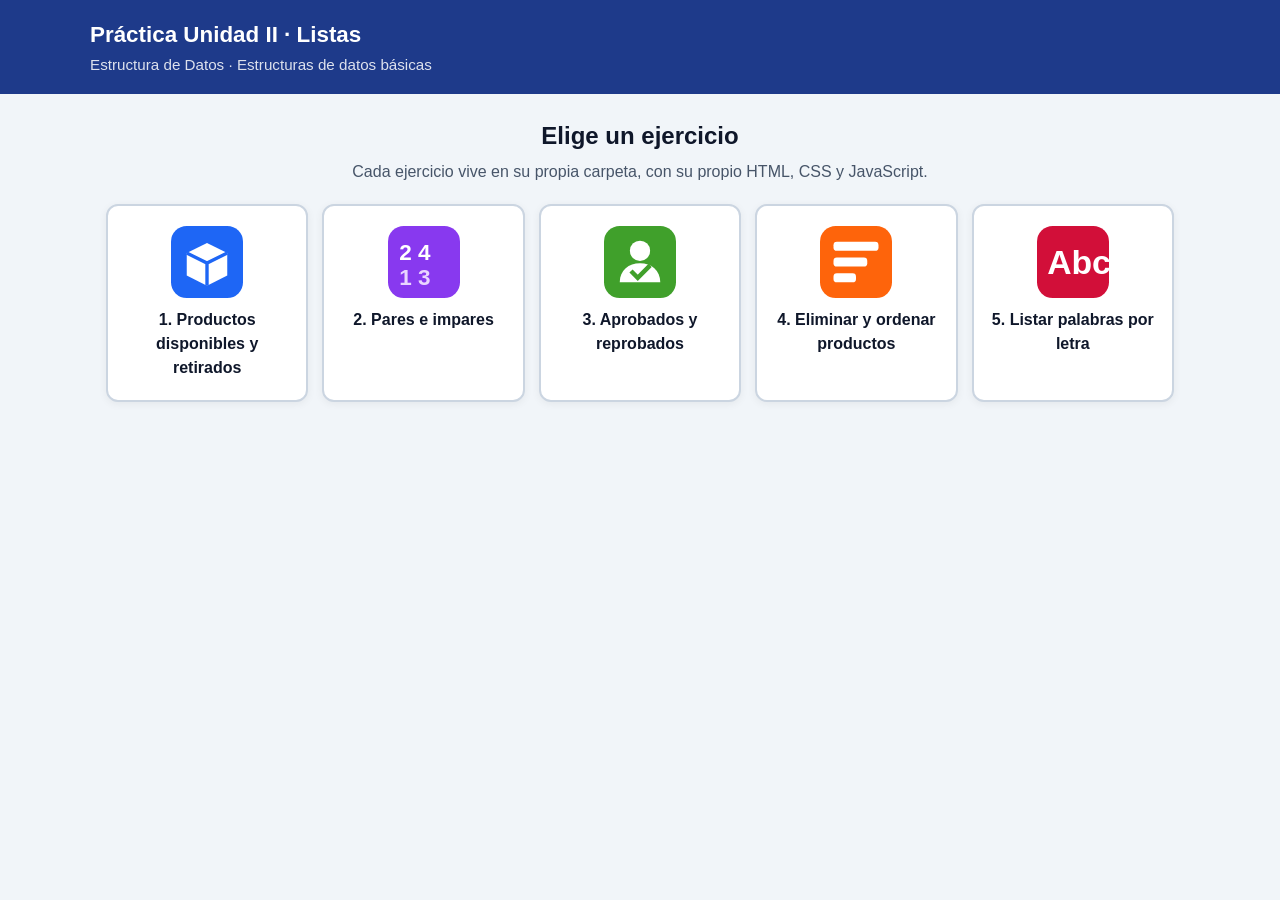
<file: index.html>
<!DOCTYPE html>
<html lang="es">
<head>
  <meta charset="UTF-8">
  <meta name="viewport" content="width=device-width, initial-scale=1">
  <title>Práctica Unidad II - Listas</title>
  <link rel="stylesheet" href="css/estilos.css">
</head>
<body>
  <header>
    <div class="barra">
      <div>
        <h1>Práctica Unidad II · Listas</h1>
        <p>Estructura de Datos · Estructuras de datos básicas</p>
      </div>
    </div>
  </header>

  <main class="portada">
    <h2>Elige un ejercicio</h2>
    <p>Cada ejercicio vive en su propia carpeta, con su propio HTML, CSS y JavaScript.</p>

    <div class="tarjetas">
      <a class="tarjeta" href="ejercicio1/index.html">
        <img src="img/productos.svg" alt="">
        <span>1. Productos disponibles y retirados</span>
      </a>
      <a class="tarjeta" href="ejercicio2/index.html">
        <img src="img/numeros.svg" alt="">
        <span>2. Pares e impares</span>
      </a>
      <a class="tarjeta" href="ejercicio3/index.html">
        <img src="img/alumnos.svg" alt="">
        <span>3. Aprobados y reprobados</span>
      </a>
      <a class="tarjeta" href="ejercicio4/index.html">
        <img src="img/ordenar.svg" alt="">
        <span>4. Eliminar y ordenar productos</span>
      </a>
      <a class="tarjeta" href="ejercicio5/index.html">
        <img src="img/palabras.svg" alt="">
        <span>5. Listar palabras por letra</span>
      </a>
    </div>
  </main>
</body>
</html>
</file>
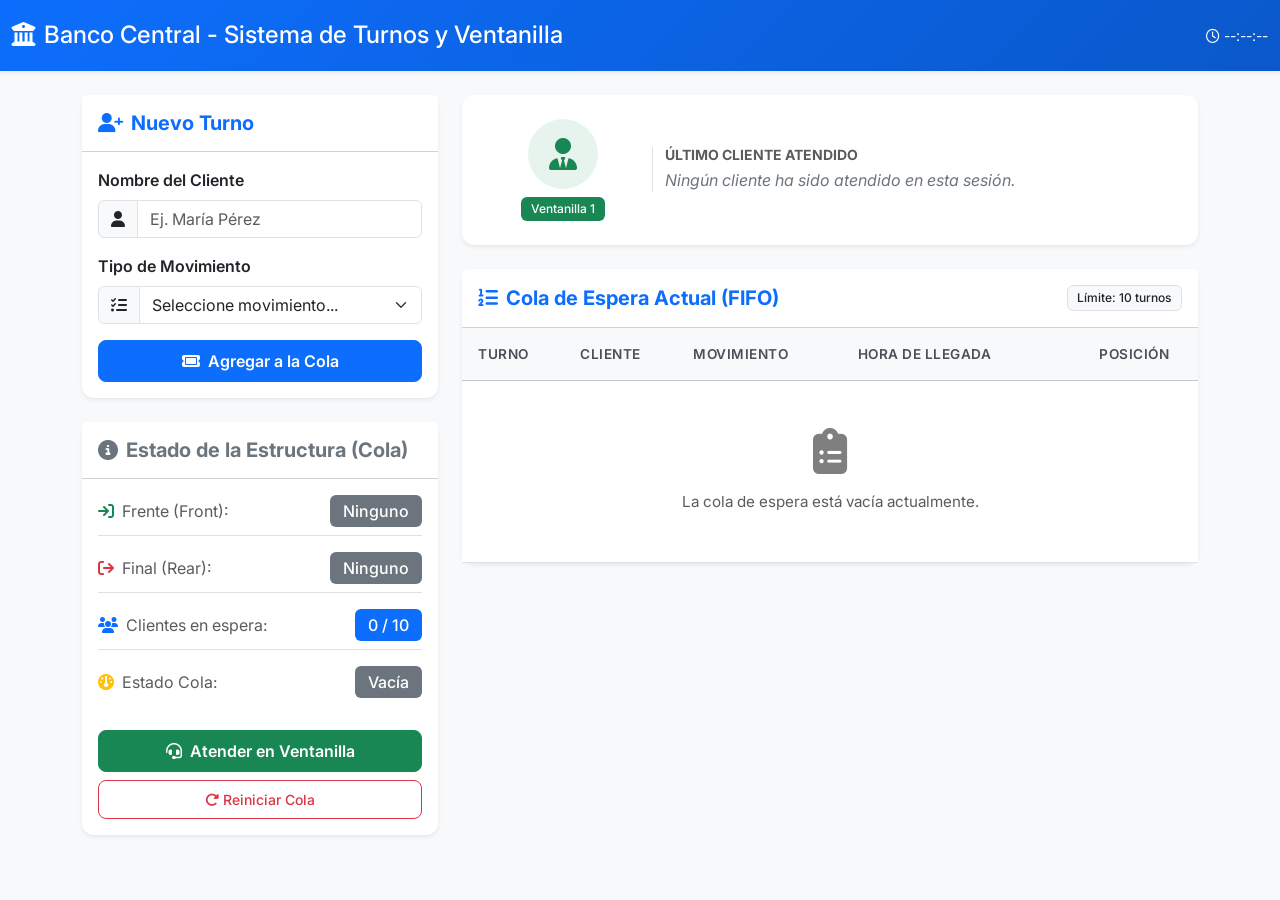
<file: colas act 1/index.html>
<!DOCTYPE html>
<html lang="es">
<head>
    <meta charset="UTF-8">
    <meta name="viewport" content="width=device-width, initial-scale=1.0">
    <title>Ejercicio 1 - Ventanilla de un Banco (Gestión de Cola)</title>
    <!-- Bootstrap 5 CSS -->
    <link href="https://cdn.jsdelivr.net/npm/bootstrap@5.3.2/dist/css/bootstrap.min.css" rel="stylesheet">
    <!-- FontAwesome Icons -->
    <link rel="stylesheet" href="https://cdnjs.cloudflare.com/ajax/libs/font-awesome/6.4.2/css/all.min.css">
    <!-- Google Fonts -->
    <link href="https://fonts.googleapis.com/css2?family=Inter:wght@300;400;500;600;700&display=swap" rel="stylesheet">
    <!-- Custom CSS -->
    <link rel="stylesheet" href="style.css">
</head>
<body class="bg-light">

    <!-- Navbar / Header -->
    <nav class="navbar navbar-dark bg-primary shadow-sm mb-4">
        <div class="container-fluid py-2">
            <span class="navbar-brand mb-0 h1 fs-4">
                <i class="fa-solid fa-building-columns me-2"></i>Banco Central - Sistema de Turnos y Ventanilla
            </span>
            <span class="text-white small d-none d-md-inline">
                <i class="fa-regular fa-clock me-1"></i><span id="current-time">--:--:--</span>
            </span>
        </div>
    </nav>

    <div class="container pb-5">
        
        <!-- Alertas dinámicas -->
        <div id="alert-container"></div>

        <div class="row g-4">
            <!-- Panel de Control y Registro (Izquierda) -->
            <div class="col-lg-4">
                <div class="card shadow-sm border-0 mb-4">
                    <div class="card-header bg-white py-3">
                        <h5 class="card-title mb-0 text-primary fw-bold">
                            <i class="fa-solid fa-user-plus me-2"></i>Nuevo Turno
                        </h5>
                    </div>
                    <div class="card-body">
                        <form id="ticket-form" novalidate>
                            <div class="mb-3">
                                <label for="client-name" class="form-label fw-semibold">Nombre del Cliente</label>
                                <div class="input-group">
                                    <span class="input-group-text bg-light"><i class="fa-solid fa-user"></i></span>
                                    <input type="text" class="form-control" id="client-name" placeholder="Ej. María Pérez" required>
                                </div>
                                <div class="invalid-feedback">Por favor ingrese el nombre del cliente.</div>
                            </div>

                            <div class="mb-3">
                                <label for="movement-type" class="form-label fw-semibold">Tipo de Movimiento</label>
                                <div class="input-group">
                                    <span class="input-group-text bg-light"><i class="fa-solid fa-list-check"></i></span>
                                    <select class="form-select" id="movement-type" required>
                                        <option value="" selected disabled>Seleccione movimiento...</option>
                                        <option value="Pago de servicio">Pago de servicio</option>
                                        <option value="Depósito">Depósito</option>
                                        <option value="Retiro">Retiro</option>
                                        <option value="Compra de tiempo-aire">Compra de tiempo-aire</option>
                                        <option value="Consulta de saldo">Consulta de saldo</option>
                                    </select>
                                </div>
                                <div class="invalid-feedback">Seleccione un tipo de movimiento.</div>
                            </div>

                            <div class="d-grid gap-2">
                                <button type="submit" id="btn-add" class="btn btn-primary py-2 fw-semibold">
                                    <i class="fa-solid fa-ticket me-2"></i>Agregar a la Cola
                                </button>
                            </div>
                        </form>
                    </div>
                </div>

                <!-- Estado de la Cola y Punteros -->
                <div class="card shadow-sm border-0">
                    <div class="card-header bg-white py-3">
                        <h5 class="card-title mb-0 text-secondary fw-bold">
                            <i class="fa-solid fa-info-circle me-2"></i>Estado de la Estructura (Cola)
                        </h5>
                    </div>
                    <div class="card-body">
                        <div class="d-flex justify-content-between align-items-center mb-3 pb-2 border-bottom">
                            <span class="text-muted"><i class="fa-solid fa-arrow-right-to-bracket me-2 text-success"></i>Frente (Front):</span>
                            <span id="badge-front" class="badge bg-secondary fs-6">Ninguno</span>
                        </div>
                        <div class="d-flex justify-content-between align-items-center mb-3 pb-2 border-bottom">
                            <span class="text-muted"><i class="fa-solid fa-arrow-right-from-bracket me-2 text-danger"></i>Final (Rear):</span>
                            <span id="badge-rear" class="badge bg-secondary fs-6">Ninguno</span>
                        </div>
                        <div class="d-flex justify-content-between align-items-center mb-3 pb-2 border-bottom">
                            <span class="text-muted"><i class="fa-solid fa-users me-2 text-primary"></i>Clientes en espera:</span>
                            <span id="badge-count" class="badge bg-primary fs-6">0 / 10</span>
                        </div>
                        <div class="d-flex justify-content-between align-items-center">
                            <span class="text-muted"><i class="fa-solid fa-gauge me-2 text-warning"></i>Estado Cola:</span>
                            <span id="badge-status" class="badge bg-success fs-6">Disponible</span>
                        </div>

                        <div class="mt-4 pt-2">
                            <button id="btn-serve" class="btn btn-success w-100 py-2 fw-semibold mb-2">
                                <i class="fa-solid fa-headset me-2"></i>Atender en Ventanilla
                            </button>
                            <button id="btn-reset" class="btn btn-outline-danger w-100 py-2 btn-sm">
                                <i class="fa-solid fa-rotate-right me-1"></i>Reiniciar Cola
                            </button>
                        </div>
                    </div>
                </div>
            </div>

            <!-- Visualización de la Cola y Ventanilla (Derecha) -->
            <div class="col-lg-8">
                <!-- Ventanilla Activa / Último Atendido -->
                <div class="card shadow-sm border-0 mb-4 bg-white">
                    <div class="card-body p-4">
                        <div class="row align-items-center">
                            <div class="col-md-3 text-center mb-3 mb-md-0">
                                <div class="teller-icon-box mx-auto bg-success bg-opacity-10 text-success rounded-circle d-flex align-items-center justify-content-center" style="width: 70px; height: 70px;">
                                    <i class="fa-solid fa-user-tie fa-2x"></i>
                                </div>
                                <span class="badge bg-success mt-2">Ventanilla 1</span>
                            </div>
                            <div class="col-md-9 border-start-md">
                                <h6 class="text-muted text-uppercase small fw-bold mb-1">Último Cliente Atendido</h6>
                                <div id="served-client-info" class="text-secondary fst-italic">
                                    Ningún cliente ha sido atendido en esta sesión.
                                </div>
                            </div>
                        </div>
                    </div>
                </div>

                <!-- Tabla de la Cola -->
                <div class="card shadow-sm border-0">
                    <div class="card-header bg-white py-3 d-flex justify-content-between align-items-center">
                        <h5 class="card-title mb-0 text-primary fw-bold">
                            <i class="fa-solid fa-list-ol me-2"></i>Cola de Espera Actual (FIFO)
                        </h5>
                        <span class="badge bg-light text-dark border">Límite: 10 turnos</span>
                    </div>
                    <div class="card-body p-0">
                        <div class="table-responsive">
                            <table class="table table-hover align-middle mb-0" id="queue-table">
                                <thead class="table-light text-uppercase fs-7">
                                    <tr>
                                        <th class="py-3 ps-3">Turno</th>
                                        <th class="py-3">Cliente</th>
                                        <th class="py-3">Movimiento</th>
                                        <th class="py-3">Hora de Llegada</th>
                                        <th class="py-3 text-center">Posición</th>
                                    </tr>
                                </thead>
                                <tbody id="queue-tbody">
                                    <!-- Las filas se insertarán dinámicamente -->
                                    <tr id="empty-row">
                                        <td colspan="5" class="text-center py-5 text-muted">
                                            <i class="fa-solid fa-clipboard-list fa-3x mb-3 text-black-50"></i>
                                            <p class="mb-0">La cola de espera está vacía actualmente.</p>
                                        </td>
                                    </tr>
                                </tbody>
                            </table>
                        </div>
                    </div>
                </div>
            </div>
        </div>

    </div>

    <!-- Modal de Detalles de Atención -->
    <div class="modal fade" id="attentionModal" tabindex="-1" aria-labelledby="attentionModalLabel" aria-hidden="true">
        <div class="modal-dialog modal-dialog-centered">
            <div class="modal-content border-0 shadow">
                <div class="modal-header bg-success text-white">
                    <h5 class="modal-title fw-bold" id="attentionModalLabel">
                        <i class="fa-solid fa-circle-check me-2"></i>Cliente Atendido en Ventanilla
                    </h5>
                    <button type="button" class="btn-close btn-close-white" data-bs-dismiss="modal" aria-label="Close"></button>
                </div>
                <div class="modal-body p-4" id="attention-modal-body">
                    <!-- Contenido dinámico -->
                </div>
                <div class="modal-footer bg-light">
                    <button type="button" class="btn btn-success px-4" data-bs-dismiss="modal">Aceptar</button>
                </div>
            </div>
        </div>
    </div>

    <!-- Bootstrap 5 JS Bundle -->
    <script src="https://cdn.jsdelivr.net/npm/bootstrap@5.3.2/dist/js/bootstrap.bundle.min.js"></script>
    <!-- Custom JS -->
    <script src="app.js"></script>
</body>
</html>
</file>
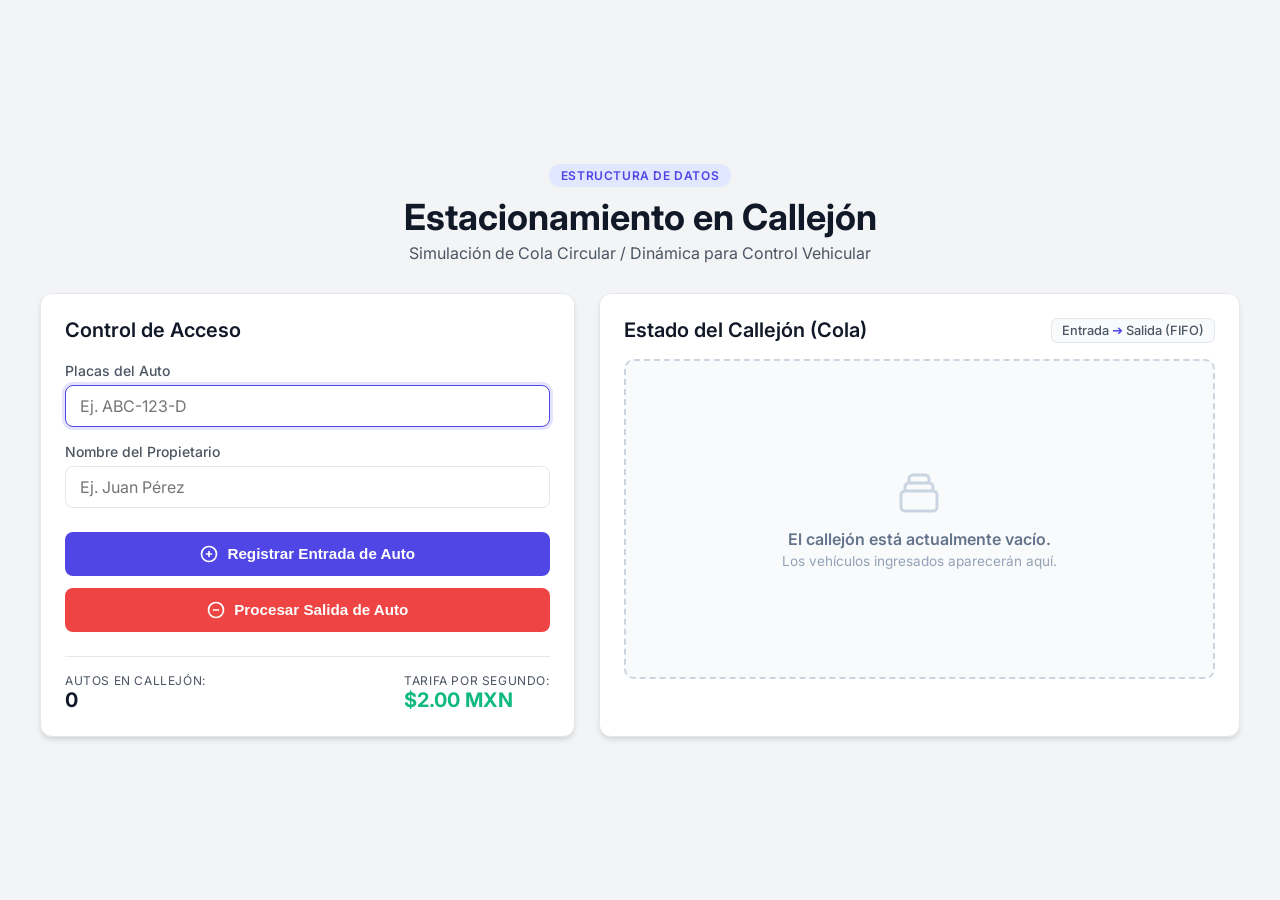
<file: colas act 3/index.html>
<!DOCTYPE html>
<html lang="es">
<head>
    <meta charset="UTF-8">
    <meta name="viewport" content="width=device-width, initial-scale=1.0">
    <title>Ejercicio 3: Estacionamiento para Autos (Callejón / Cola)</title>
    <link rel="stylesheet" href="style.css">
    <!-- Google Fonts -->
    <link rel="preconnect" href="https://fonts.googleapis.com">
    <link rel="preconnect" href="https://fonts.gstatic.com" crossorigin>
    <link href="https://fonts.googleapis.com/css2?family=Inter:wght@300;400;500;600;700&display=swap" rel="stylesheet">
</head>
<body>
    <div class="app-container">
        <!-- Header -->
        <header class="app-header">
            <div class="header-badge">Estructura de Datos</div>
            <h1>Estacionamiento en Callejón</h1>
            <p>Simulación de Cola Circular / Dinámica para Control Vehicular</p>
        </header>

        <!-- Main Content Grid -->
        <div class="main-grid">
            <!-- Control Panel & Form -->
            <section class="card control-section">
                <h2>Control de Acceso</h2>
                <form id="parkingForm" class="parking-form">
                    <div class="input-group">
                        <label for="placas">Placas del Auto</label>
                        <input type="text" id="placas" placeholder="Ej. ABC-123-D" required autocomplete="off">
                    </div>
                    <div class="input-group">
                        <label for="propietario">Nombre del Propietario</label>
                        <input type="text" id="propietario" placeholder="Ej. Juan Pérez" required autocomplete="off">
                    </div>
                    <div class="button-group">
                        <button type="submit" id="btnEntrada" class="btn btn-primary">
                            <svg class="icon" fill="none" stroke="currentColor" viewBox="0 0 24 24"><path stroke-linecap="round" stroke-linejoin="round" stroke-width="2" d="M12 9v3m0 0v3m0-3h3m-3 0H9m12 0a9 9 0 11-18 0 9 9 0 0118 0z"></path></svg>
                            Registrar Entrada de Auto
                        </button>
                        <button type="button" id="btnSalida" class="btn btn-danger">
                            <svg class="icon" fill="none" stroke="currentColor" viewBox="0 0 24 24"><path stroke-linecap="round" stroke-linejoin="round" stroke-width="2" d="M15 12H9m12 0a9 9 0 11-18 0 9 9 0 0118 0z"></path></svg>
                            Procesar Salida de Auto
                        </button>
                    </div>
                </form>

                <!-- Statistics / Queue Info -->
                <div class="stats-box">
                    <div class="stat-item">
                        <span class="stat-label">Autos en Callejón:</span>
                        <span id="statCount" class="stat-value">0</span>
                    </div>
                    <div class="stat-item">
                        <span class="stat-label">Tarifa por segundo:</span>
                        <span class="stat-value price">$2.00 MXN</span>
                    </div>
                </div>
            </section>

            <!-- Visual Alley / Queue Representation -->
            <section class="card alley-section">
                <div class="alley-header">
                    <h2>Estado del Callejón (Cola)</h2>
                    <span class="alley-direction">Entrada <span class="arrow">➔</span> Salida (FIFO)</span>
                </div>
                
                <div id="alleyContainer" class="alley-container">
                    <div class="empty-alley">
                        <svg class="empty-icon" fill="none" stroke="currentColor" viewBox="0 0 24 24"><path stroke-linecap="round" stroke-linejoin="round" stroke-width="1.5" d="M19 11H5m14 0a2 2 0 012 2v6a2 2 0 01-2 2H5a2 2 0 01-2-2v-6a2 2 0 012-2m14 0V9a2 2 0 00-2-2M5 11V9a2 2 0 012-2m0 0V5a2 2 0 012-2h6a2 2 0 012 2v2M7 7h10"></path></svg>
                        <p>El callejón está actualmente vacío.</p>
                        <span>Los vehículos ingresados aparecerán aquí.</span>
                    </div>
                </div>
            </section>
        </div>

        <!-- Alert & Notification Area -->
        <section id="alertContainer" class="alert-container hidden">
            <!-- Dynamic alerts / exit receipts will be injected here -->
        </section>

        <!-- Detailed Exit Receipt Modal / Card -->
        <div id="receiptModal" class="modal hidden">
            <div class="modal-content">
                <div class="receipt-header">
                    <div class="receipt-icon">🚗</div>
                    <h3>Comprobante de Salida</h3>
                    <button id="closeModal" class="close-btn">&times;</button>
                </div>
                <div id="receiptBody" class="receipt-body">
                    <!-- Populated dynamically -->
                </div>
                <div class="receipt-footer">
                    <button id="btnPrintReceipt" class="btn btn-secondary">Aceptar</button>
                </div>
            </div>
        </div>
    </div>

    <script src="script.js"></script>
</body>
</html>
</file>
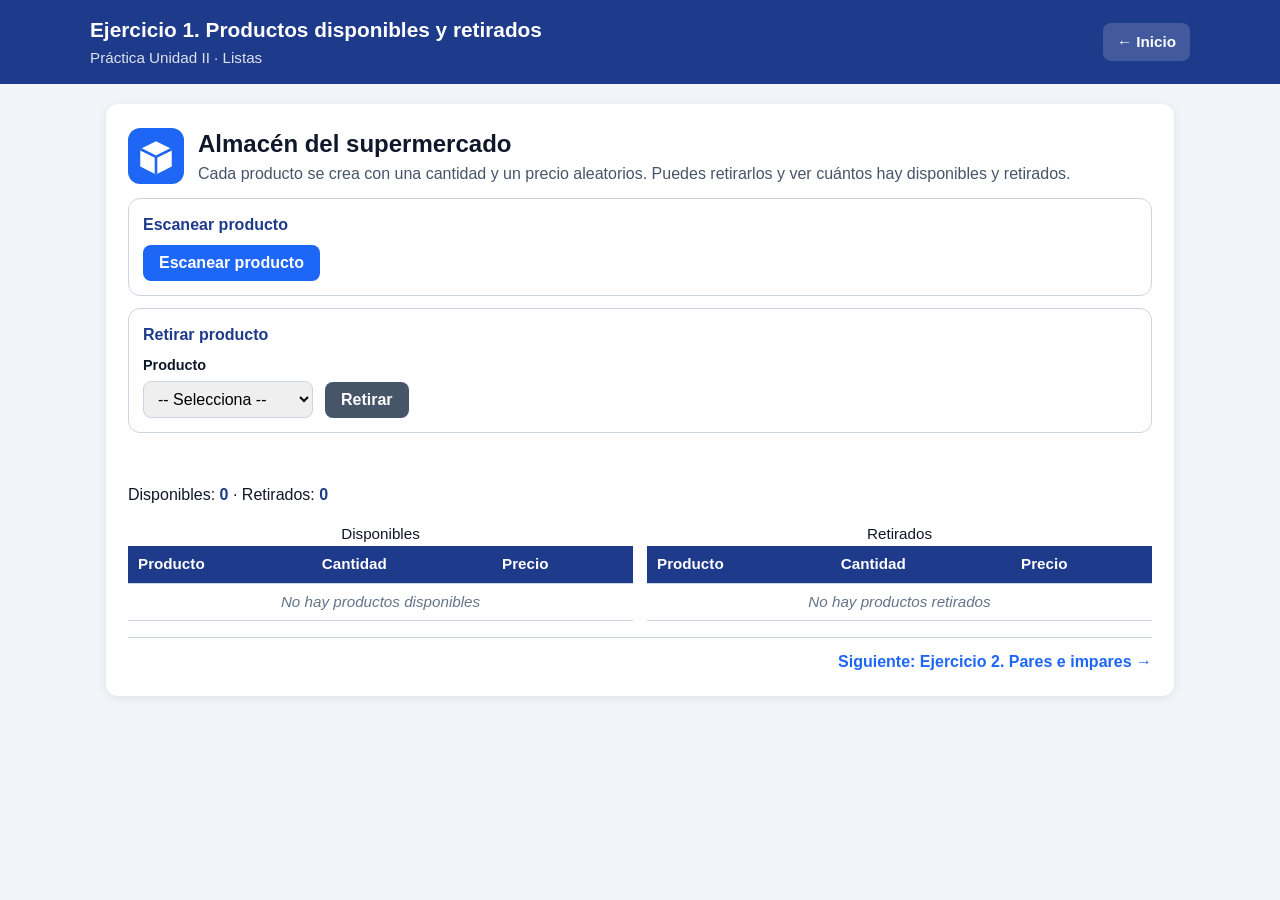
<file: ejercicio1/index.html>
<!DOCTYPE html>
<html lang="es">
<head>
  <meta charset="UTF-8">
  <meta name="viewport" content="width=device-width, initial-scale=1">
  <title>Ejercicio 1 · Productos disponibles y retirados</title>
  <link rel="stylesheet" href="css/estilos.css">
</head>
<body>
  <header>
    <div class="barra">
      <div>
        <h1>Ejercicio 1. Productos disponibles y retirados</h1>
        <p>Práctica Unidad II · Listas</p>
      </div>
      <a class="volver" href="../index.html">&#8592; Inicio</a>
    </div>
  </header>

  <main>
    <div class="tarjeta">
      <div class="encabezado">
        <img src="img/productos.svg" alt="">
        <div>
          <h2>Almacén del supermercado</h2>
          <p>Cada producto se crea con una cantidad y un precio aleatorios. Puedes retirarlos y ver cuántos hay disponibles y retirados.</p>
        </div>
      </div>

      <div class="bloque">
        <h3>Escanear producto</h3>
        <button type="button" id="btnEscanear" class="btn">Escanear producto</button>
      </div>

      <form id="frmRetirar">
        <h3>Retirar producto</h3>
        <div class="campos">
          <label>Producto
            <select id="cboRetirar"></select>
          </label>
          <button type="submit" id="btnRetirar" class="btn sec">Retirar</button>
        </div>
      </form>

      <p id="lblMensaje" class="mensaje" role="status"></p>
      <p>Disponibles: <span id="lblDisponibles" class="contador">0</span> · Retirados: <span id="lblRetirados" class="contador">0</span></p>

      <div class="tablas">
        <div class="scroll">
          <table>
            <caption>Disponibles</caption>
            <thead><tr><th>Producto</th><th>Cantidad</th><th>Precio</th></tr></thead>
            <tbody id="tblDisponibles"></tbody>
          </table>
        </div>
        <div class="scroll">
          <table>
            <caption>Retirados</caption>
            <thead><tr><th>Producto</th><th>Cantidad</th><th>Precio</th></tr></thead>
            <tbody id="tblRetirados"></tbody>
          </table>
        </div>
      </div>

      <div class="paginacion">
        <span></span>
        <a href="../ejercicio2/index.html">Siguiente: Ejercicio 2. Pares e impares &#8594;</a>
      </div>
    </div>
  </main>

  <script src="js/utilidades.js"></script>
  <script src="js/modelos.js"></script>
  <script src="js/app.js"></script>
</body>
</html>
</file>
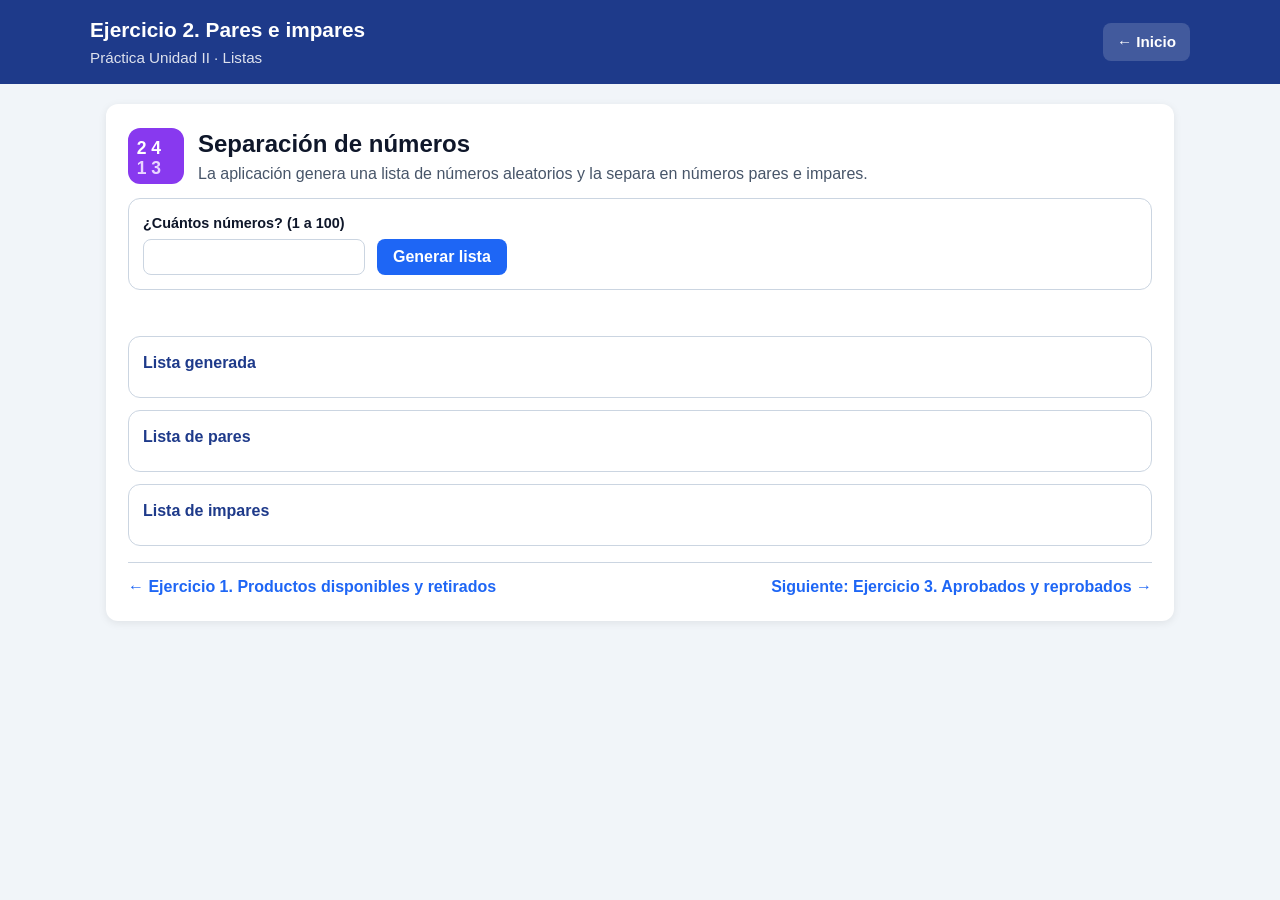
<file: ejercicio2/index.html>
<!DOCTYPE html>
<html lang="es">
<head>
  <meta charset="UTF-8">
  <meta name="viewport" content="width=device-width, initial-scale=1">
  <title>Ejercicio 2 · Pares e impares</title>
  <link rel="stylesheet" href="css/estilos.css">
</head>
<body>
  <header>
    <div class="barra">
      <div>
        <h1>Ejercicio 2. Pares e impares</h1>
        <p>Práctica Unidad II · Listas</p>
      </div>
      <a class="volver" href="../index.html">&#8592; Inicio</a>
    </div>
  </header>

  <main>
    <div class="tarjeta">
      <div class="encabezado">
        <img src="img/numeros.svg" alt="">
        <div>
          <h2>Separación de números</h2>
          <p>La aplicación genera una lista de números aleatorios y la separa en números pares e impares.</p>
        </div>
      </div>

      <form id="frmPares">
        <div class="campos">
          <label>¿Cuántos números? (1 a 100)
            <input type="text" id="txtCantidad" inputmode="decimal" autocomplete="off">
          </label>
          <button type="submit" id="btnGenerar" class="btn">Generar lista</button>
        </div>
      </form>

      <p id="lblMensaje" class="mensaje" role="status"></p>

      <div class="bloque"><h3>Lista generada</h3><div id="lblGenerados" class="chips"></div></div>
      <div class="bloque"><h3>Lista de pares</h3><div id="lblPares" class="chips"></div></div>
      <div class="bloque"><h3>Lista de impares</h3><div id="lblImpares" class="chips"></div></div>

      <div class="paginacion">
        <a href="../ejercicio1/index.html">&#8592; Ejercicio 1. Productos disponibles y retirados</a>
        <a href="../ejercicio3/index.html">Siguiente: Ejercicio 3. Aprobados y reprobados &#8594;</a>
      </div>
    </div>
  </main>

  <script src="js/utilidades.js"></script>
  <script src="js/app.js"></script>
</body>
</html>
</file>
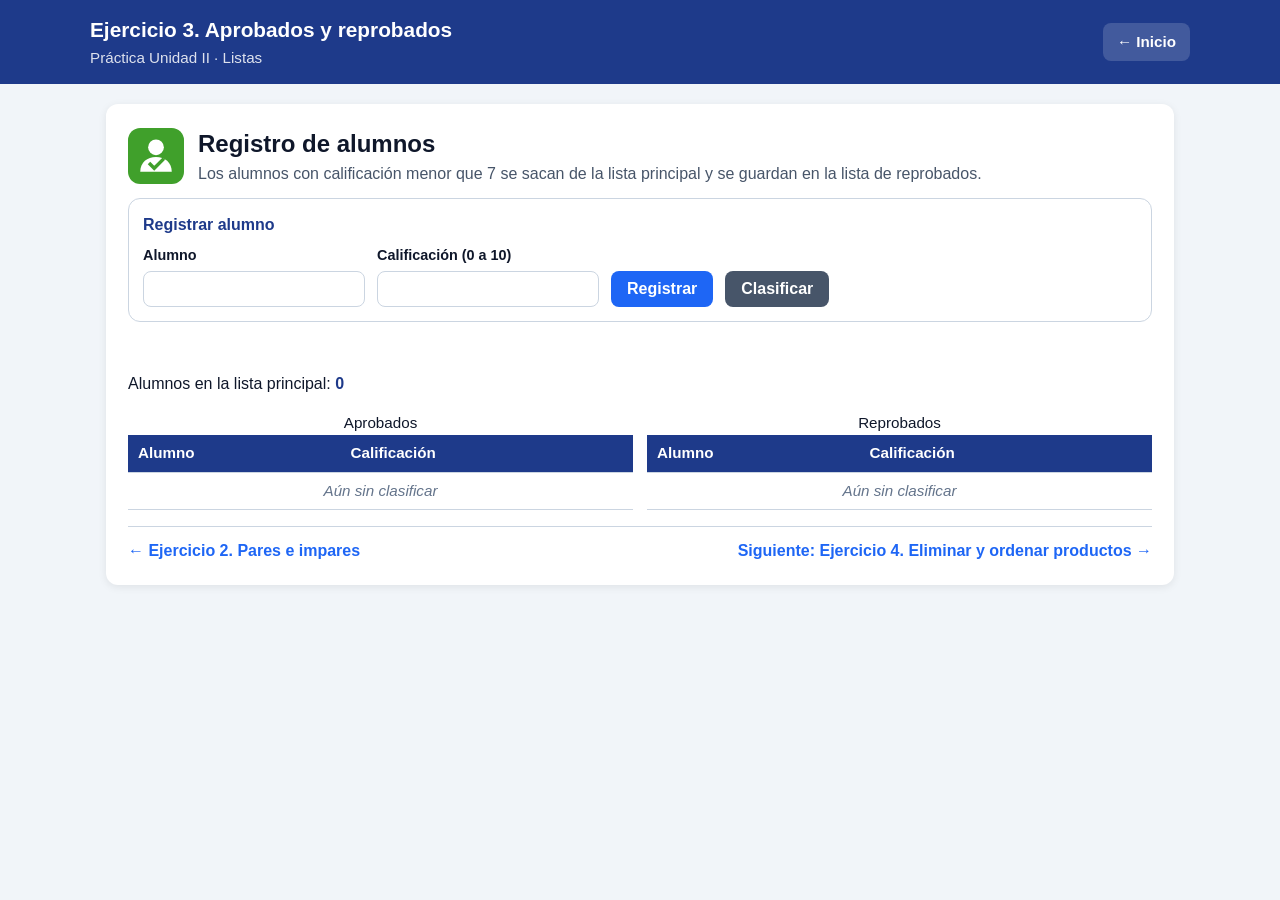
<file: ejercicio3/index.html>
<!DOCTYPE html>
<html lang="es">
<head>
  <meta charset="UTF-8">
  <meta name="viewport" content="width=device-width, initial-scale=1">
  <title>Ejercicio 3 · Aprobados y reprobados</title>
  <link rel="stylesheet" href="css/estilos.css">
</head>
<body>
  <header>
    <div class="barra">
      <div>
        <h1>Ejercicio 3. Aprobados y reprobados</h1>
        <p>Práctica Unidad II · Listas</p>
      </div>
      <a class="volver" href="../index.html">&#8592; Inicio</a>
    </div>
  </header>

  <main>
    <div class="tarjeta">
      <div class="encabezado">
        <img src="img/alumnos.svg" alt="">
        <div>
          <h2>Registro de alumnos</h2>
          <p>Los alumnos con calificación menor que 7 se sacan de la lista principal y se guardan en la lista de reprobados.</p>
        </div>
      </div>

      <form id="frmAlumno">
        <h3>Registrar alumno</h3>
        <div class="campos">
          <label>Alumno
            <input type="text" id="txtAlumno" autocomplete="off">
          </label>
          <label>Calificación (0 a 10)
            <input type="text" id="txtCalificacion" inputmode="decimal" autocomplete="off">
          </label>
          <button type="submit" id="btnRegistrar" class="btn">Registrar</button>
          <button type="button" id="btnClasificar" class="btn sec">Clasificar</button>
        </div>
      </form>

      <p id="lblMensaje" class="mensaje" role="status"></p>
      <p>Alumnos en la lista principal: <span id="lblTotalAlumnos" class="contador">0</span></p>

      <div class="tablas">
        <div class="scroll">
          <table>
            <caption>Aprobados</caption>
            <thead><tr><th>Alumno</th><th>Calificación</th></tr></thead>
            <tbody id="tblAprobados"></tbody>
          </table>
        </div>
        <div class="scroll">
          <table>
            <caption>Reprobados</caption>
            <thead><tr><th>Alumno</th><th>Calificación</th></tr></thead>
            <tbody id="tblReprobados"></tbody>
          </table>
        </div>
      </div>

      <div class="paginacion">
        <a href="../ejercicio2/index.html">&#8592; Ejercicio 2. Pares e impares</a>
        <a href="../ejercicio4/index.html">Siguiente: Ejercicio 4. Eliminar y ordenar productos &#8594;</a>
      </div>
    </div>
  </main>

  <script src="js/utilidades.js"></script>
  <script src="js/modelos.js"></script>
  <script src="js/app.js"></script>
</body>
</html>
</file>
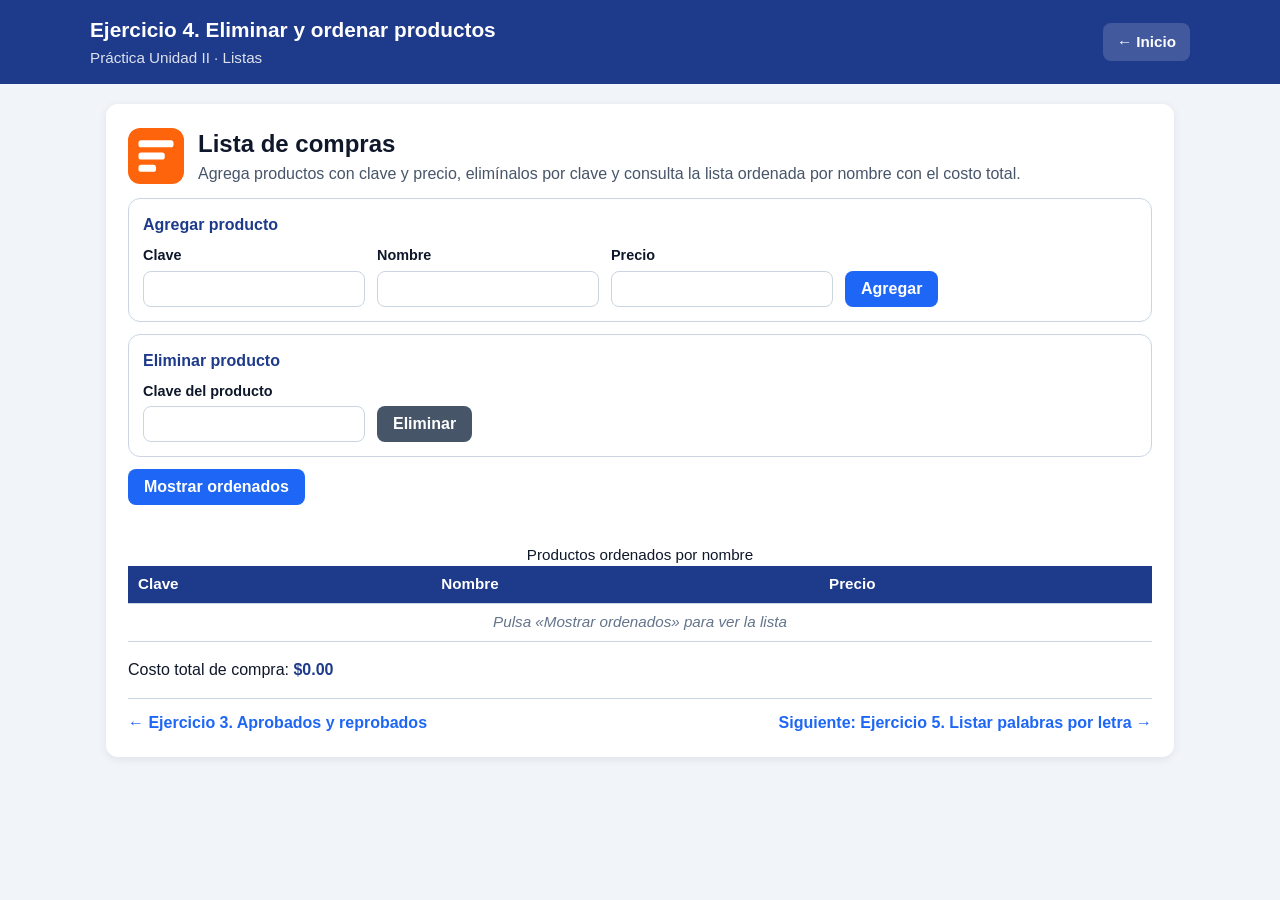
<file: ejercicio4/index.html>
<!DOCTYPE html>
<html lang="es">
<head>
  <meta charset="UTF-8">
  <meta name="viewport" content="width=device-width, initial-scale=1">
  <title>Ejercicio 4 · Eliminar y ordenar productos</title>
  <link rel="stylesheet" href="css/estilos.css">
</head>
<body>
  <header>
    <div class="barra">
      <div>
        <h1>Ejercicio 4. Eliminar y ordenar productos</h1>
        <p>Práctica Unidad II · Listas</p>
      </div>
      <a class="volver" href="../index.html">&#8592; Inicio</a>
    </div>
  </header>

  <main>
    <div class="tarjeta">
      <div class="encabezado">
        <img src="img/ordenar.svg" alt="">
        <div>
          <h2>Lista de compras</h2>
          <p>Agrega productos con clave y precio, elimínalos por clave y consulta la lista ordenada por nombre con el costo total.</p>
        </div>
      </div>

      <form id="frmProducto">
        <h3>Agregar producto</h3>
        <div class="campos">
          <label>Clave
            <input type="text" id="txtClave" autocomplete="off">
          </label>
          <label>Nombre
            <input type="text" id="txtNombre" autocomplete="off">
          </label>
          <label>Precio
            <input type="text" id="txtPrecio" inputmode="decimal" autocomplete="off">
          </label>
          <button type="submit" id="btnAgregar" class="btn">Agregar</button>
        </div>
      </form>

      <form id="frmEliminar">
        <h3>Eliminar producto</h3>
        <div class="campos">
          <label>Clave del producto
            <input type="text" id="txtClaveEliminar" autocomplete="off">
          </label>
          <button type="submit" id="btnEliminar" class="btn sec">Eliminar</button>
        </div>
      </form>

      <button type="button" id="btnMostrar" class="btn">Mostrar ordenados</button>
      <p id="lblMensaje" class="mensaje" role="status"></p>

      <div class="scroll">
        <table>
          <caption>Productos ordenados por nombre</caption>
          <thead><tr><th>Clave</th><th>Nombre</th><th>Precio</th></tr></thead>
          <tbody id="tblProductos"></tbody>
        </table>
      </div>
      <p>Costo total de compra: <span id="lblTotal" class="contador">$0.00</span></p>

      <div class="paginacion">
        <a href="../ejercicio3/index.html">&#8592; Ejercicio 3. Aprobados y reprobados</a>
        <a href="../ejercicio5/index.html">Siguiente: Ejercicio 5. Listar palabras por letra &#8594;</a>
      </div>
    </div>
  </main>

  <script src="js/utilidades.js"></script>
  <script src="js/modelos.js"></script>
  <script src="js/app.js"></script>
</body>
</html>
</file>
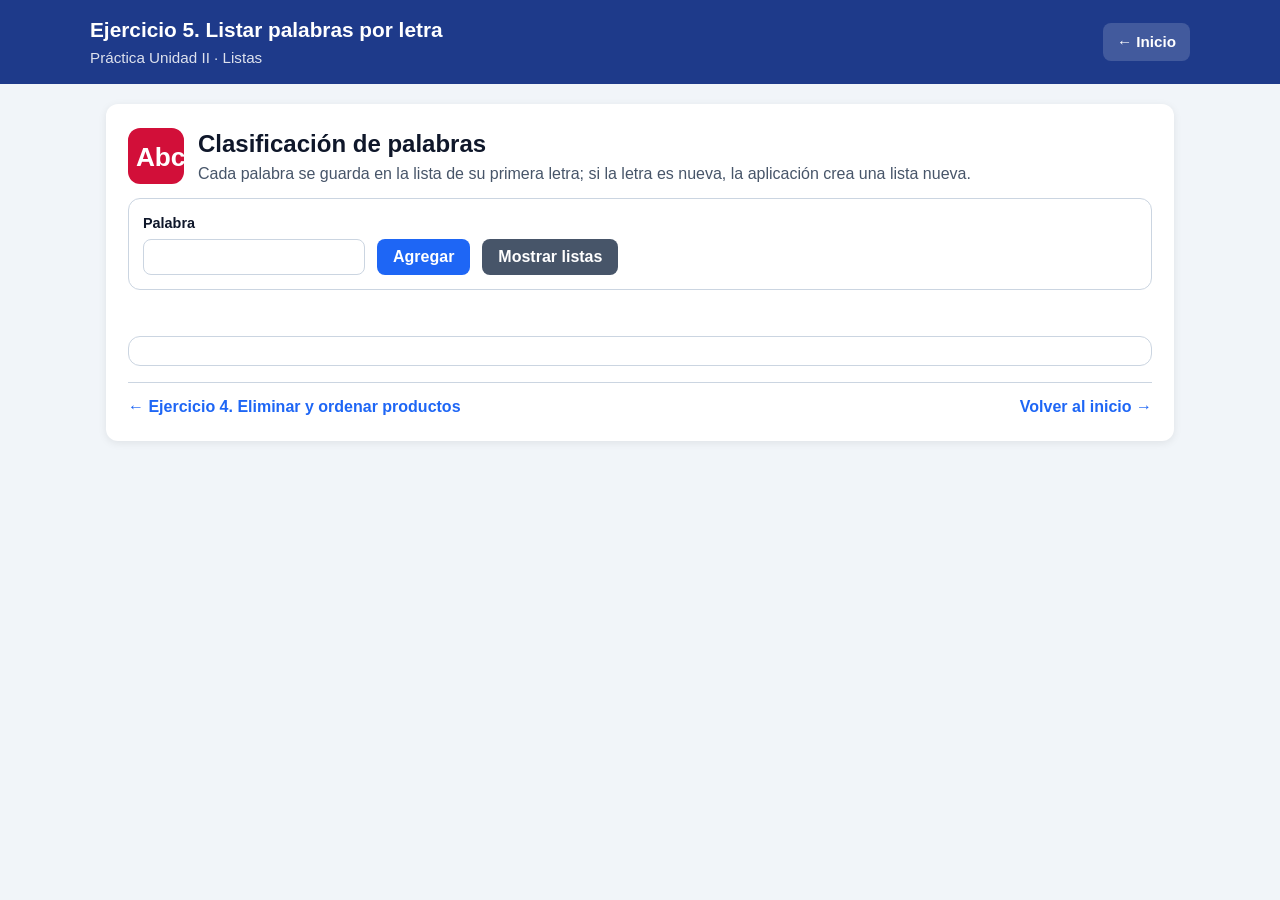
<file: ejercicio5/index.html>
<!DOCTYPE html>
<html lang="es">
<head>
  <meta charset="UTF-8">
  <meta name="viewport" content="width=device-width, initial-scale=1">
  <title>Ejercicio 5 · Listar palabras por letra</title>
  <link rel="stylesheet" href="css/estilos.css">
</head>
<body>
  <header>
    <div class="barra">
      <div>
        <h1>Ejercicio 5. Listar palabras por letra</h1>
        <p>Práctica Unidad II · Listas</p>
      </div>
      <a class="volver" href="../index.html">&#8592; Inicio</a>
    </div>
  </header>

  <main>
    <div class="tarjeta">
      <div class="encabezado">
        <img src="img/palabras.svg" alt="">
        <div>
          <h2>Clasificación de palabras</h2>
          <p>Cada palabra se guarda en la lista de su primera letra; si la letra es nueva, la aplicación crea una lista nueva.</p>
        </div>
      </div>

      <form id="frmPalabra">
        <div class="campos">
          <label>Palabra
            <input type="text" id="txtPalabra" autocomplete="off">
          </label>
          <button type="submit" id="btnAgregarPalabra" class="btn">Agregar</button>
          <button type="button" id="btnMostrar" class="btn sec">Mostrar listas</button>
        </div>
      </form>

      <p id="lblMensaje" class="mensaje" role="status"></p>
      <div id="pnlListas" class="bloque"></div>

      <div class="paginacion">
        <a href="../ejercicio4/index.html">&#8592; Ejercicio 4. Eliminar y ordenar productos</a>
        <a href="../index.html">Volver al inicio &#8594;</a>
      </div>
    </div>
  </main>

  <script src="js/utilidades.js"></script>
  <script src="js/app.js"></script>
</body>
</html>
</file>
<file: css/estilos.css>
/* Estilos de la portada de navegación (la lógica de cada ejercicio está en su carpeta). */
:root{--azul:#1e3a8a;--azul2:#1e66f5;--fondo:#f1f5f9;--texto:#0f172a;--borde:#cbd5e1;--radio:12px}
*{box-sizing:border-box}
body{margin:0;font-family:"Segoe UI",Arial,sans-serif;background:var(--fondo);color:var(--texto);line-height:1.5}
header{background:var(--azul);color:#fff;padding:18px 24px}
header .barra{max-width:1100px;margin:0 auto}
header h1{margin:0;font-size:1.4rem}
header p{margin:2px 0 0;opacity:.85;font-size:.95rem}
main{max-width:1100px;margin:24px auto;padding:0 16px}
.portada{text-align:center}
.portada h2{margin:0 0 6px}
.portada > p{margin:0 0 20px;color:#475569}
.tarjetas{display:grid;grid-template-columns:repeat(auto-fit,minmax(180px,1fr));gap:14px}
.tarjeta{display:flex;flex-direction:column;align-items:center;gap:10px;padding:20px 16px;border:2px solid var(--borde);border-radius:var(--radio);background:#fff;color:var(--texto);text-decoration:none;font-size:1rem;font-weight:600;box-shadow:0 2px 8px rgba(0,0,0,.06);transition:.15s}
.tarjeta:hover{border-color:var(--azul2);transform:translateY(-3px);color:var(--azul2)}
.tarjeta img{width:72px;height:72px}
.tarjeta:focus-visible{outline:3px solid #93c5fd}
</file>
<file: colas act 1/style.css>
/* Estilos Globales y Tipografía */
body {
    font-family: 'Inter', sans-serif;
    background-color: #f4f6f9;
    color: #333333;
}

/* Navbar */
.navbar {
    background: linear-gradient(135deg, #0d6efd 0%, #0a58ca 100%);
}

/* Tarjetas y Contenedores */
.card {
    border-radius: 0.75rem;
    transition: all 0.2s ease-in-out;
}

.card:hover {
    box-shadow: 0 0.5rem 1rem rgba(0, 0, 0, 0.08) !important;
}

/* Tablas */
.table th {
    font-weight: 600;
    font-size: 0.85rem;
    letter-spacing: 0.5px;
    color: #495057;
}

.table td {
    vertical-align: middle;
    font-size: 0.95rem;
}

/* Animaciones para nuevos elementos en la cola */
@keyframes fadeInRow {
    from {
        opacity: 0;
        transform: translateY(-10px);
    }
    to {
        opacity: 1;
        transform: translateY(0);
    }
}

.queue-row-new {
    animation: fadeInRow 0.4s ease-out forwards;
}

/* Badges de Punteros */
.badge {
    font-weight: 500;
    padding: 0.5em 0.8em;
}

/* Estilos responsivos */
@media (min-width: 768px) {
    .border-start-md {
        border-left: 1px solid #dee2e6 !important;
    }
}

/* Efectos hover en botones */
.btn {
    border-radius: 0.5rem;
    font-weight: 500;
    transition: all 0.2s;
}

.btn-primary:hover {
    transform: translateY(-1px);
    box-shadow: 0 4px 12px rgba(13, 110, 253, 0.25);
}

.btn-success:hover {
    transform: translateY(-1px);
    box-shadow: 0 4px 12px rgba(25, 135, 84, 0.25);
}
</file>
<file: colas act 3/style.css>
:root {
    --primary: #4f46e5;
    --primary-hover: #4338ca;
    --danger: #ef4444;
    --danger-hover: #dc2626;
    --success: #10b981;
    --bg-main: #f3f4f6;
    --bg-card: #ffffff;
    --text-primary: #1f2937;
    --text-secondary: #4b5563;
    --border: #e5e7eb;
    --radius: 12px;
    --shadow: 0 4px 6px -1px rgba(0, 0, 0, 0.1), 0 2px 4px -1px rgba(0, 0, 0, 0.06);
    --shadow-lg: 0 10px 15px -3px rgba(0, 0, 0, 0.1), 0 4px 6px -2px rgba(0, 0, 0, 0.05);
}

* {
    box-sizing: border-box;
    margin: 0;
    padding: 0;
}

body {
    font-family: 'Inter', system-ui, -apple-system, sans-serif;
    background-color: var(--bg-main);
    color: var(--text-primary);
    min-height: 100vh;
    display: flex;
    justify-content: center;
    align-items: center;
    padding: 20px;
}

.app-container {
    width: 100%;
    max-width: 1200px;
    margin: 0 auto;
}

/* Header */
.app-header {
    text-align: center;
    margin-bottom: 30px;
}

.header-badge {
    display: inline-block;
    background-color: #e0e7ff;
    color: var(--primary);
    font-size: 0.75rem;
    font-weight: 600;
    text-transform: uppercase;
    letter-spacing: 0.05em;
    padding: 4px 12px;
    border-radius: 20px;
    margin-bottom: 8px;
}

.app-header h1 {
    font-size: 2.25rem;
    font-weight: 700;
    color: #111827;
    margin-bottom: 4px;
}

.app-header p {
    color: var(--text-secondary);
    font-size: 1rem;
}

/* Main Grid */
.main-grid {
    display: grid;
    grid-template-columns: 1fr 1.2fr;
    gap: 24px;
}

@media (max-width: 900px) {
    .main-grid {
        grid-template-columns: 1fr;
    }
}

/* Cards */
.card {
    background-color: var(--bg-card);
    border-radius: var(--radius);
    box-shadow: var(--shadow);
    padding: 24px;
    border: 1px solid var(--border);
}

.card h2 {
    font-size: 1.25rem;
    font-weight: 600;
    margin-bottom: 20px;
    color: #111827;
}

/* Form Styles */
.parking-form {
    display: flex;
    flex-direction: column;
    gap: 16px;
}

.input-group {
    display: flex;
    flex-direction: column;
    gap: 6px;
}

.input-group label {
    font-size: 0.875rem;
    font-weight: 500;
    color: var(--text-secondary);
}

.input-group input {
    padding: 10px 14px;
    border: 1px solid var(--border);
    border-radius: 8px;
    font-size: 1rem;
    font-family: inherit;
    transition: all 0.2s ease;
}

.input-group input:focus {
    outline: none;
    border-color: var(--primary);
    box-shadow: 0 0 0 3px rgba(79, 70, 229, 0.15);
}

.button-group {
    display: flex;
    flex-direction: column;
    gap: 12px;
    margin-top: 8px;
}

.btn {
    display: flex;
    align-items: center;
    justify-content: center;
    gap: 8px;
    padding: 12px 18px;
    border: none;
    border-radius: 8px;
    font-size: 0.95rem;
    font-weight: 600;
    cursor: pointer;
    transition: background-color 0.2s ease, transform 0.1s ease;
}

.btn:active {
    transform: scale(0.98);
}

.btn-primary {
    background-color: var(--primary);
    color: white;
}

.btn-primary:hover {
    background-color: var(--primary-hover);
}

.btn-danger {
    background-color: var(--danger);
    color: white;
}

.btn-danger:hover {
    background-color: var(--danger-hover);
}

.btn-secondary {
    background-color: #4b5563;
    color: white;
}

.btn-secondary:hover {
    background-color: #374151;
}

.icon {
    width: 20px;
    height: 20px;
}

/* Stats Box */
.stats-box {
    margin-top: 24px;
    padding-top: 16px;
    border-top: 1px solid var(--border);
    display: flex;
    justify-content: space-between;
    align-items: center;
}

.stat-item {
    display: flex;
    flex-direction: column;
}

.stat-label {
    font-size: 0.75rem;
    color: var(--text-secondary);
    text-transform: uppercase;
    letter-spacing: 0.05em;
}

.stat-value {
    font-size: 1.25rem;
    font-weight: 700;
    color: #111827;
}

.stat-value.price {
    color: var(--success);
}

/* Alley / Queue Visual Representation */
.alley-section {
    display: flex;
    flex-direction: column;
}

.alley-header {
    display: flex;
    justify-content: space-between;
    align-items: center;
    margin-bottom: 16px;
}

.alley-header h2 {
    margin-bottom: 0;
}

.alley-direction {
    font-size: 0.8rem;
    font-weight: 500;
    color: var(--text-secondary);
    background-color: #f8fafc;
    padding: 4px 10px;
    border-radius: 6px;
    border: 1px solid var(--border);
}

.arrow {
    color: var(--primary);
    font-weight: bold;
}

.alley-container {
    background-color: #f8fafc;
    border: 2px dashed #cbd5e1;
    border-radius: 10px;
    padding: 16px;
    min-height: 320px;
    max-height: 450px;
    overflow-y: auto;
    display: flex;
    flex-direction: column;
    gap: 12px;
}

/* Empty State */
.empty-alley {
    display: flex;
    flex-direction: column;
    align-items: center;
    justify-content: center;
    text-align: center;
    height: 100%;
    margin: auto;
    color: #94a3b8;
    padding: 40px 20px;
}

.empty-icon {
    width: 48px;
    height: 48px;
    margin-bottom: 12px;
    color: #cbd5e1;
}

.empty-alley p {
    font-weight: 600;
    font-size: 1rem;
    color: #64748b;
    margin-bottom: 4px;
}

.empty-alley span {
    font-size: 0.85rem;
}

/* Car Card in Alley */
.car-card {
    background: white;
    border: 1px solid var(--border);
    border-left: 5px solid var(--primary);
    border-radius: 8px;
    padding: 14px 16px;
    display: flex;
    justify-content: space-between;
    align-items: center;
    box-shadow: 0 1px 3px rgba(0,0,0,0.05);
    animation: slideIn 0.3s ease-out;
    position: relative;
}

.car-card.front-car {
    border-left-color: var(--success);
    background: linear-gradient(to right, #ecfdf5 0%, #ffffff 10%);
}

@keyframes slideIn {
    from {
        opacity: 0;
        transform: translateY(-10px);
    }
    to {
        opacity: 1;
        transform: translateY(0);
    }
}

.car-info {
    display: flex;
    flex-direction: column;
    gap: 4px;
}

.car-main-details {
    display: flex;
    align-items: center;
    gap: 10px;
}

.car-plate {
    background: #1e293b;
    color: white;
    font-family: monospace;
    font-weight: 700;
    font-size: 0.95rem;
    padding: 3px 8px;
    border-radius: 4px;
    letter-spacing: 0.05em;
}

.car-owner {
    font-weight: 600;
    font-size: 0.95rem;
    color: #1e293b;
}

.car-time {
    font-size: 0.8rem;
    color: var(--text-secondary);
}

.car-badge {
    font-size: 0.7rem;
    font-weight: 600;
    padding: 2px 8px;
    border-radius: 12px;
    text-transform: uppercase;
}

.badge-front {
    background-color: #d1fae5;
    color: #065f46;
}

.badge-queue {
    background-color: #e2e8f0;
    color: #475569;
}

/* Alert Container */
.alert-container {
    margin-top: 20px;
}

.hidden {
    display: none !important;
}

.alert {
    padding: 14px 18px;
    border-radius: 8px;
    font-weight: 500;
    font-size: 0.95rem;
    display: flex;
    align-items: center;
    gap: 12px;
    box-shadow: var(--shadow);
    animation: fadeIn 0.3s ease;
}

.alert-success {
    background-color: #ecfdf5;
    color: #065f46;
    border: 1px solid #a7f3d0;
}

.alert-error {
    background-color: #fef2f2;
    color: #991b1b;
    border: 1px solid #fecaca;
}

@keyframes fadeIn {
    from { opacity: 0; }
    to { opacity: 1; }
}

/* Modal */
.modal {
    position: fixed;
    top: 0;
    left: 0;
    width: 100%;
    height: 100%;
    background-color: rgba(0, 0, 0, 0.5);
    display: flex;
    justify-content: center;
    align-items: center;
    z-index: 1000;
    backdrop-filter: blur(4px);
    animation: fadeIn 0.2s ease;
}

.modal-content {
    background: white;
    width: 90%;
    max-width: 450px;
    border-radius: var(--radius);
    box-shadow: var(--shadow-lg);
    overflow: hidden;
    animation: scaleUp 0.3s ease;
}

@keyframes scaleUp {
    from {
        transform: scale(0.95);
        opacity: 0;
    }
    to {
        transform: scale(1);
        opacity: 1;
    }
}

.receipt-header {
    background: linear-gradient(135deg, var(--primary), #6366f1);
    color: white;
    padding: 20px;
    display: flex;
    align-items: center;
    gap: 12px;
    position: relative;
}

.receipt-icon {
    font-size: 1.75rem;
}

.receipt-header h3 {
    font-size: 1.25rem;
    font-weight: 600;
}

.close-btn {
    position: absolute;
    right: 20px;
    top: 20px;
    background: none;
    border: none;
    color: white;
    font-size: 1.5rem;
    cursor: pointer;
}

.receipt-body {
    padding: 20px;
    display: flex;
    flex-direction: column;
    gap: 12px;
}

.receipt-row {
    display: flex;
    justify-content: space-between;
    padding-bottom: 8px;
    border-bottom: 1px solid var(--border);
    font-size: 0.95rem;
}

.receipt-row span:first-child {
    color: var(--text-secondary);
}

.receipt-row span:last-child {
    font-weight: 600;
    color: var(--text-primary);
}

.receipt-total {
    background-color: #f8fafc;
    padding: 14px;
    border-radius: 8px;
    border: 1px solid var(--border);
    display: flex;
    justify-content: space-between;
    align-items: center;
    margin-top: 8px;
}

.receipt-total span:first-child {
    font-weight: 600;
    color: var(--text-primary);
}

.receipt-total .total-amount {
    font-size: 1.35rem;
    font-weight: 700;
    color: var(--success);
}

.receipt-footer {
    padding: 16px 20px;
    background-color: #f8fafc;
    border-top: 1px solid var(--border);
    display: flex;
    justify-content: flex-end;
}
</file>
<file: ejercicio1/css/estilos.css>
:root{--azul:#1e3a8a;--azul2:#1e66f5;--fondo:#f1f5f9;--texto:#0f172a;--borde:#cbd5e1;--ok:#15803d;--err:#b91c1c;--radio:12px}
*{box-sizing:border-box}
body{margin:0;font-family:"Segoe UI",Arial,sans-serif;background:var(--fondo);color:var(--texto);line-height:1.5}
header{background:var(--azul);color:#fff;padding:14px 24px}
header .barra{max-width:1100px;margin:0 auto;display:flex;flex-wrap:wrap;gap:12px;align-items:center;justify-content:space-between}
header h1{margin:0;font-size:1.3rem}
header p{margin:2px 0 0;opacity:.85;font-size:.95rem}
.volver{display:inline-block;color:#fff;background:rgba(255,255,255,.16);padding:8px 14px;border-radius:8px;text-decoration:none;font-weight:600;font-size:.95rem}
.volver:hover{background:rgba(255,255,255,.32)}
main{max-width:1100px;margin:20px auto;padding:0 16px}
.tarjeta{background:#fff;border-radius:var(--radio);padding:22px;box-shadow:0 2px 8px rgba(0,0,0,.08)}
.encabezado{display:flex;align-items:center;gap:14px;margin-bottom:12px}
.encabezado img{width:56px;height:56px}
.encabezado h2{margin:0}
.encabezado p{margin:0;color:#475569}
form,.bloque{border:1px solid var(--borde);border-radius:var(--radio);padding:14px;margin:12px 0}
form h3,.bloque h3{margin:0 0 8px;font-size:1rem;color:var(--azul)}
.campos{display:flex;flex-wrap:wrap;gap:12px;align-items:flex-end}
label{display:flex;flex-direction:column;font-size:.9rem;font-weight:600;gap:4px}
input,select{padding:8px 10px;border:1px solid var(--borde);border-radius:8px;font-size:1rem;min-width:170px}
input:focus,select:focus,button:focus-visible,a:focus-visible{outline:3px solid #93c5fd}
.btn{padding:9px 16px;border:0;border-radius:8px;background:var(--azul2);color:#fff;font-size:1rem;font-weight:600;cursor:pointer}
.btn:hover{background:var(--azul)}
.btn.sec{background:#475569}
.btn.sec:hover{background:#1e293b}
.mensaje{min-height:1.4em;margin:8px 0;font-weight:600}
.mensaje.error{color:var(--err)}
.mensaje.exito{color:var(--ok)}
.tablas{display:grid;grid-template-columns:repeat(auto-fit,minmax(280px,1fr));gap:14px}
.scroll{overflow-x:auto}
table{width:100%;border-collapse:collapse;font-size:.95rem}
th{background:var(--azul);color:#fff;text-align:left}
th,td{padding:7px 10px;border-bottom:1px solid var(--borde)}
tr.vacio td{text-align:center;color:#64748b;font-style:italic}
.contador{font-weight:700;color:var(--azul)}
.chips{display:flex;flex-wrap:wrap;gap:6px}
.chip{background:#dbeafe;color:var(--azul);padding:3px 10px;border-radius:999px;font-weight:600}
.chips .vacio{color:#64748b;font-style:italic}
.lista-letra{margin:6px 0}
.lista-letra b{margin-right:8px}
.paginacion{display:flex;justify-content:space-between;gap:10px;flex-wrap:wrap;margin-top:16px;border-top:1px solid var(--borde);padding-top:12px}
.paginacion a{color:var(--azul2);font-weight:600;text-decoration:none}
.paginacion a:hover{text-decoration:underline}
@media(max-width:600px){input,select{min-width:100%}.campos{flex-direction:column;align-items:stretch}.encabezado{flex-direction:column;text-align:center}}
</file>
<file: ejercicio2/css/estilos.css>
:root{--azul:#1e3a8a;--azul2:#1e66f5;--fondo:#f1f5f9;--texto:#0f172a;--borde:#cbd5e1;--ok:#15803d;--err:#b91c1c;--radio:12px}
*{box-sizing:border-box}
body{margin:0;font-family:"Segoe UI",Arial,sans-serif;background:var(--fondo);color:var(--texto);line-height:1.5}
header{background:var(--azul);color:#fff;padding:14px 24px}
header .barra{max-width:1100px;margin:0 auto;display:flex;flex-wrap:wrap;gap:12px;align-items:center;justify-content:space-between}
header h1{margin:0;font-size:1.3rem}
header p{margin:2px 0 0;opacity:.85;font-size:.95rem}
.volver{display:inline-block;color:#fff;background:rgba(255,255,255,.16);padding:8px 14px;border-radius:8px;text-decoration:none;font-weight:600;font-size:.95rem}
.volver:hover{background:rgba(255,255,255,.32)}
main{max-width:1100px;margin:20px auto;padding:0 16px}
.tarjeta{background:#fff;border-radius:var(--radio);padding:22px;box-shadow:0 2px 8px rgba(0,0,0,.08)}
.encabezado{display:flex;align-items:center;gap:14px;margin-bottom:12px}
.encabezado img{width:56px;height:56px}
.encabezado h2{margin:0}
.encabezado p{margin:0;color:#475569}
form,.bloque{border:1px solid var(--borde);border-radius:var(--radio);padding:14px;margin:12px 0}
form h3,.bloque h3{margin:0 0 8px;font-size:1rem;color:var(--azul)}
.campos{display:flex;flex-wrap:wrap;gap:12px;align-items:flex-end}
label{display:flex;flex-direction:column;font-size:.9rem;font-weight:600;gap:4px}
input,select{padding:8px 10px;border:1px solid var(--borde);border-radius:8px;font-size:1rem;min-width:170px}
input:focus,select:focus,button:focus-visible,a:focus-visible{outline:3px solid #93c5fd}
.btn{padding:9px 16px;border:0;border-radius:8px;background:var(--azul2);color:#fff;font-size:1rem;font-weight:600;cursor:pointer}
.btn:hover{background:var(--azul)}
.btn.sec{background:#475569}
.btn.sec:hover{background:#1e293b}
.mensaje{min-height:1.4em;margin:8px 0;font-weight:600}
.mensaje.error{color:var(--err)}
.mensaje.exito{color:var(--ok)}
.tablas{display:grid;grid-template-columns:repeat(auto-fit,minmax(280px,1fr));gap:14px}
.scroll{overflow-x:auto}
table{width:100%;border-collapse:collapse;font-size:.95rem}
th{background:var(--azul);color:#fff;text-align:left}
th,td{padding:7px 10px;border-bottom:1px solid var(--borde)}
tr.vacio td{text-align:center;color:#64748b;font-style:italic}
.contador{font-weight:700;color:var(--azul)}
.chips{display:flex;flex-wrap:wrap;gap:6px}
.chip{background:#dbeafe;color:var(--azul);padding:3px 10px;border-radius:999px;font-weight:600}
.chips .vacio{color:#64748b;font-style:italic}
.lista-letra{margin:6px 0}
.lista-letra b{margin-right:8px}
.paginacion{display:flex;justify-content:space-between;gap:10px;flex-wrap:wrap;margin-top:16px;border-top:1px solid var(--borde);padding-top:12px}
.paginacion a{color:var(--azul2);font-weight:600;text-decoration:none}
.paginacion a:hover{text-decoration:underline}
@media(max-width:600px){input,select{min-width:100%}.campos{flex-direction:column;align-items:stretch}.encabezado{flex-direction:column;text-align:center}}
</file>
<file: ejercicio3/css/estilos.css>
:root{--azul:#1e3a8a;--azul2:#1e66f5;--fondo:#f1f5f9;--texto:#0f172a;--borde:#cbd5e1;--ok:#15803d;--err:#b91c1c;--radio:12px}
*{box-sizing:border-box}
body{margin:0;font-family:"Segoe UI",Arial,sans-serif;background:var(--fondo);color:var(--texto);line-height:1.5}
header{background:var(--azul);color:#fff;padding:14px 24px}
header .barra{max-width:1100px;margin:0 auto;display:flex;flex-wrap:wrap;gap:12px;align-items:center;justify-content:space-between}
header h1{margin:0;font-size:1.3rem}
header p{margin:2px 0 0;opacity:.85;font-size:.95rem}
.volver{display:inline-block;color:#fff;background:rgba(255,255,255,.16);padding:8px 14px;border-radius:8px;text-decoration:none;font-weight:600;font-size:.95rem}
.volver:hover{background:rgba(255,255,255,.32)}
main{max-width:1100px;margin:20px auto;padding:0 16px}
.tarjeta{background:#fff;border-radius:var(--radio);padding:22px;box-shadow:0 2px 8px rgba(0,0,0,.08)}
.encabezado{display:flex;align-items:center;gap:14px;margin-bottom:12px}
.encabezado img{width:56px;height:56px}
.encabezado h2{margin:0}
.encabezado p{margin:0;color:#475569}
form,.bloque{border:1px solid var(--borde);border-radius:var(--radio);padding:14px;margin:12px 0}
form h3,.bloque h3{margin:0 0 8px;font-size:1rem;color:var(--azul)}
.campos{display:flex;flex-wrap:wrap;gap:12px;align-items:flex-end}
label{display:flex;flex-direction:column;font-size:.9rem;font-weight:600;gap:4px}
input,select{padding:8px 10px;border:1px solid var(--borde);border-radius:8px;font-size:1rem;min-width:170px}
input:focus,select:focus,button:focus-visible,a:focus-visible{outline:3px solid #93c5fd}
.btn{padding:9px 16px;border:0;border-radius:8px;background:var(--azul2);color:#fff;font-size:1rem;font-weight:600;cursor:pointer}
.btn:hover{background:var(--azul)}
.btn.sec{background:#475569}
.btn.sec:hover{background:#1e293b}
.mensaje{min-height:1.4em;margin:8px 0;font-weight:600}
.mensaje.error{color:var(--err)}
.mensaje.exito{color:var(--ok)}
.tablas{display:grid;grid-template-columns:repeat(auto-fit,minmax(280px,1fr));gap:14px}
.scroll{overflow-x:auto}
table{width:100%;border-collapse:collapse;font-size:.95rem}
th{background:var(--azul);color:#fff;text-align:left}
th,td{padding:7px 10px;border-bottom:1px solid var(--borde)}
tr.vacio td{text-align:center;color:#64748b;font-style:italic}
.contador{font-weight:700;color:var(--azul)}
.chips{display:flex;flex-wrap:wrap;gap:6px}
.chip{background:#dbeafe;color:var(--azul);padding:3px 10px;border-radius:999px;font-weight:600}
.chips .vacio{color:#64748b;font-style:italic}
.lista-letra{margin:6px 0}
.lista-letra b{margin-right:8px}
.paginacion{display:flex;justify-content:space-between;gap:10px;flex-wrap:wrap;margin-top:16px;border-top:1px solid var(--borde);padding-top:12px}
.paginacion a{color:var(--azul2);font-weight:600;text-decoration:none}
.paginacion a:hover{text-decoration:underline}
@media(max-width:600px){input,select{min-width:100%}.campos{flex-direction:column;align-items:stretch}.encabezado{flex-direction:column;text-align:center}}
</file>
<file: ejercicio4/css/estilos.css>
:root{--azul:#1e3a8a;--azul2:#1e66f5;--fondo:#f1f5f9;--texto:#0f172a;--borde:#cbd5e1;--ok:#15803d;--err:#b91c1c;--radio:12px}
*{box-sizing:border-box}
body{margin:0;font-family:"Segoe UI",Arial,sans-serif;background:var(--fondo);color:var(--texto);line-height:1.5}
header{background:var(--azul);color:#fff;padding:14px 24px}
header .barra{max-width:1100px;margin:0 auto;display:flex;flex-wrap:wrap;gap:12px;align-items:center;justify-content:space-between}
header h1{margin:0;font-size:1.3rem}
header p{margin:2px 0 0;opacity:.85;font-size:.95rem}
.volver{display:inline-block;color:#fff;background:rgba(255,255,255,.16);padding:8px 14px;border-radius:8px;text-decoration:none;font-weight:600;font-size:.95rem}
.volver:hover{background:rgba(255,255,255,.32)}
main{max-width:1100px;margin:20px auto;padding:0 16px}
.tarjeta{background:#fff;border-radius:var(--radio);padding:22px;box-shadow:0 2px 8px rgba(0,0,0,.08)}
.encabezado{display:flex;align-items:center;gap:14px;margin-bottom:12px}
.encabezado img{width:56px;height:56px}
.encabezado h2{margin:0}
.encabezado p{margin:0;color:#475569}
form,.bloque{border:1px solid var(--borde);border-radius:var(--radio);padding:14px;margin:12px 0}
form h3,.bloque h3{margin:0 0 8px;font-size:1rem;color:var(--azul)}
.campos{display:flex;flex-wrap:wrap;gap:12px;align-items:flex-end}
label{display:flex;flex-direction:column;font-size:.9rem;font-weight:600;gap:4px}
input,select{padding:8px 10px;border:1px solid var(--borde);border-radius:8px;font-size:1rem;min-width:170px}
input:focus,select:focus,button:focus-visible,a:focus-visible{outline:3px solid #93c5fd}
.btn{padding:9px 16px;border:0;border-radius:8px;background:var(--azul2);color:#fff;font-size:1rem;font-weight:600;cursor:pointer}
.btn:hover{background:var(--azul)}
.btn.sec{background:#475569}
.btn.sec:hover{background:#1e293b}
.mensaje{min-height:1.4em;margin:8px 0;font-weight:600}
.mensaje.error{color:var(--err)}
.mensaje.exito{color:var(--ok)}
.tablas{display:grid;grid-template-columns:repeat(auto-fit,minmax(280px,1fr));gap:14px}
.scroll{overflow-x:auto}
table{width:100%;border-collapse:collapse;font-size:.95rem}
th{background:var(--azul);color:#fff;text-align:left}
th,td{padding:7px 10px;border-bottom:1px solid var(--borde)}
tr.vacio td{text-align:center;color:#64748b;font-style:italic}
.contador{font-weight:700;color:var(--azul)}
.chips{display:flex;flex-wrap:wrap;gap:6px}
.chip{background:#dbeafe;color:var(--azul);padding:3px 10px;border-radius:999px;font-weight:600}
.chips .vacio{color:#64748b;font-style:italic}
.lista-letra{margin:6px 0}
.lista-letra b{margin-right:8px}
.paginacion{display:flex;justify-content:space-between;gap:10px;flex-wrap:wrap;margin-top:16px;border-top:1px solid var(--borde);padding-top:12px}
.paginacion a{color:var(--azul2);font-weight:600;text-decoration:none}
.paginacion a:hover{text-decoration:underline}
@media(max-width:600px){input,select{min-width:100%}.campos{flex-direction:column;align-items:stretch}.encabezado{flex-direction:column;text-align:center}}
</file>
<file: ejercicio5/css/estilos.css>
:root{--azul:#1e3a8a;--azul2:#1e66f5;--fondo:#f1f5f9;--texto:#0f172a;--borde:#cbd5e1;--ok:#15803d;--err:#b91c1c;--radio:12px}
*{box-sizing:border-box}
body{margin:0;font-family:"Segoe UI",Arial,sans-serif;background:var(--fondo);color:var(--texto);line-height:1.5}
header{background:var(--azul);color:#fff;padding:14px 24px}
header .barra{max-width:1100px;margin:0 auto;display:flex;flex-wrap:wrap;gap:12px;align-items:center;justify-content:space-between}
header h1{margin:0;font-size:1.3rem}
header p{margin:2px 0 0;opacity:.85;font-size:.95rem}
.volver{display:inline-block;color:#fff;background:rgba(255,255,255,.16);padding:8px 14px;border-radius:8px;text-decoration:none;font-weight:600;font-size:.95rem}
.volver:hover{background:rgba(255,255,255,.32)}
main{max-width:1100px;margin:20px auto;padding:0 16px}
.tarjeta{background:#fff;border-radius:var(--radio);padding:22px;box-shadow:0 2px 8px rgba(0,0,0,.08)}
.encabezado{display:flex;align-items:center;gap:14px;margin-bottom:12px}
.encabezado img{width:56px;height:56px}
.encabezado h2{margin:0}
.encabezado p{margin:0;color:#475569}
form,.bloque{border:1px solid var(--borde);border-radius:var(--radio);padding:14px;margin:12px 0}
form h3,.bloque h3{margin:0 0 8px;font-size:1rem;color:var(--azul)}
.campos{display:flex;flex-wrap:wrap;gap:12px;align-items:flex-end}
label{display:flex;flex-direction:column;font-size:.9rem;font-weight:600;gap:4px}
input,select{padding:8px 10px;border:1px solid var(--borde);border-radius:8px;font-size:1rem;min-width:170px}
input:focus,select:focus,button:focus-visible,a:focus-visible{outline:3px solid #93c5fd}
.btn{padding:9px 16px;border:0;border-radius:8px;background:var(--azul2);color:#fff;font-size:1rem;font-weight:600;cursor:pointer}
.btn:hover{background:var(--azul)}
.btn.sec{background:#475569}
.btn.sec:hover{background:#1e293b}
.mensaje{min-height:1.4em;margin:8px 0;font-weight:600}
.mensaje.error{color:var(--err)}
.mensaje.exito{color:var(--ok)}
.tablas{display:grid;grid-template-columns:repeat(auto-fit,minmax(280px,1fr));gap:14px}
.scroll{overflow-x:auto}
table{width:100%;border-collapse:collapse;font-size:.95rem}
th{background:var(--azul);color:#fff;text-align:left}
th,td{padding:7px 10px;border-bottom:1px solid var(--borde)}
tr.vacio td{text-align:center;color:#64748b;font-style:italic}
.contador{font-weight:700;color:var(--azul)}
.chips{display:flex;flex-wrap:wrap;gap:6px}
.chip{background:#dbeafe;color:var(--azul);padding:3px 10px;border-radius:999px;font-weight:600}
.chips .vacio{color:#64748b;font-style:italic}
.lista-letra{margin:6px 0}
.lista-letra b{margin-right:8px}
.paginacion{display:flex;justify-content:space-between;gap:10px;flex-wrap:wrap;margin-top:16px;border-top:1px solid var(--borde);padding-top:12px}
.paginacion a{color:var(--azul2);font-weight:600;text-decoration:none}
.paginacion a:hover{text-decoration:underline}
@media(max-width:600px){input,select{min-width:100%}.campos{flex-direction:column;align-items:stretch}.encabezado{flex-direction:column;text-align:center}}
</file>
